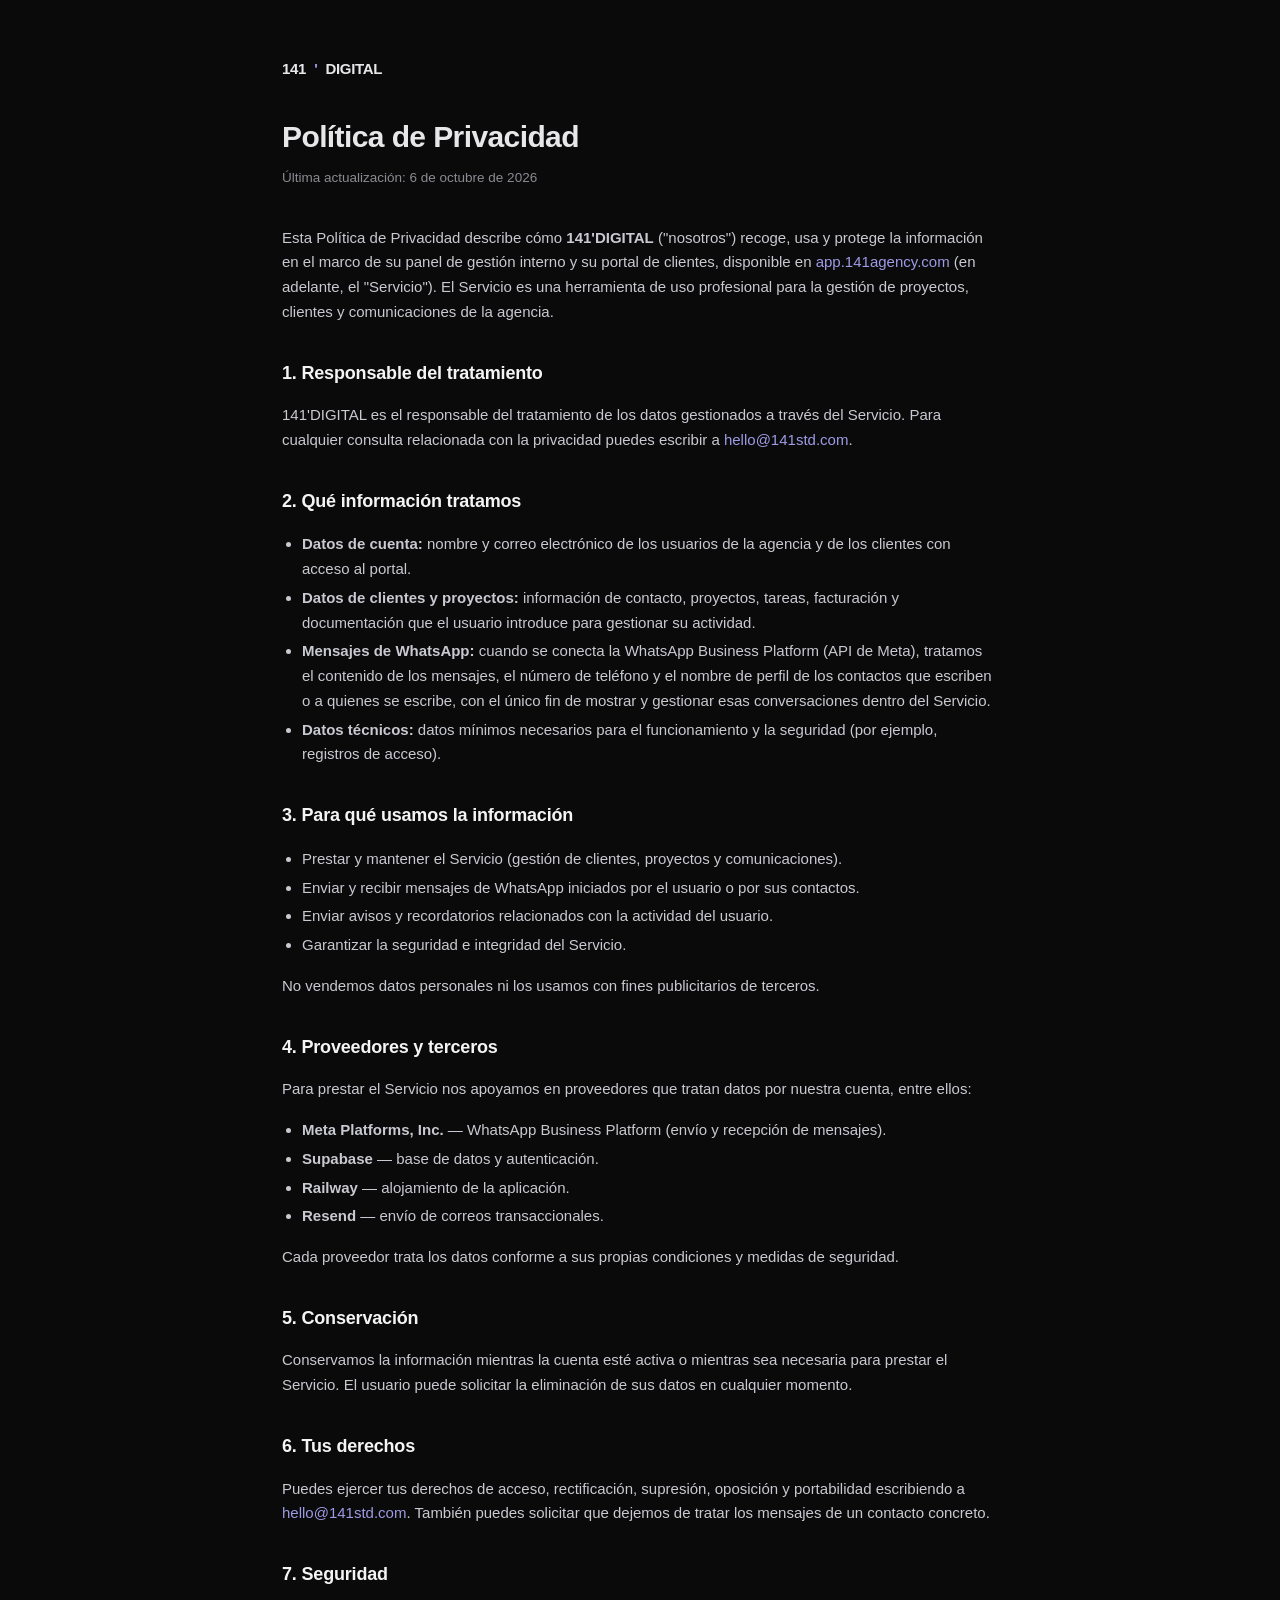
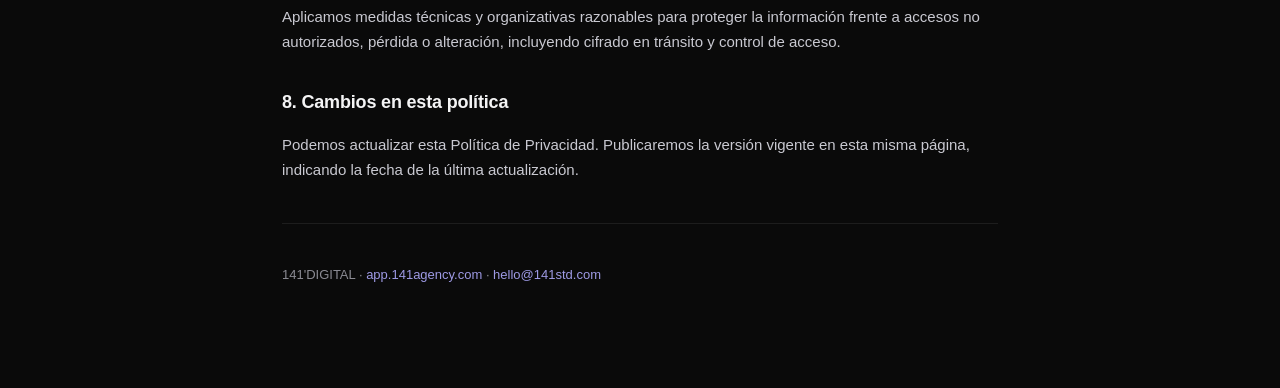
<file: privacy.html>
<!doctype html>
<html lang="es">
<head>
<meta charset="utf-8">
<meta name="viewport" content="width=device-width, initial-scale=1">
<title>Política de Privacidad · 141'DIGITAL</title>
<style>
  :root { color-scheme: dark; }
  * { box-sizing: border-box; }
  body {
    margin: 0; background: #0a0a0a; color: #e7e7ea;
    font-family: -apple-system, BlinkMacSystemFont, "Segoe UI", Roboto, "Helvetica Neue", Arial, sans-serif;
    line-height: 1.65; -webkit-font-smoothing: antialiased;
  }
  .wrap { max-width: 760px; margin: 0 auto; padding: 56px 22px 90px; }
  h1 { font-size: 30px; font-weight: 600; letter-spacing: -0.02em; margin: 0 0 6px; }
  .updated { color: #8b8b93; font-size: 13.5px; margin: 0 0 36px; }
  h2 { font-size: 18px; font-weight: 600; letter-spacing: -0.01em; margin: 34px 0 10px; color: #f4f4f5; }
  p, li { color: #c9c9d1; font-size: 15px; }
  ul { padding-left: 20px; }
  li { margin: 4px 0; }
  a { color: #9e9ae5; text-decoration: none; }
  a:hover { text-decoration: underline; }
  .brand { display: inline-flex; align-items: center; gap: 8px; font-weight: 600; letter-spacing: -0.02em; margin-bottom: 30px; font-size: 15px; }
  .brand .tick { color: #9e9ae5; }
  hr { border: none; border-top: 1px solid rgba(255,255,255,0.08); margin: 40px 0; }
  .muted { color: #8b8b93; font-size: 13px; }
</style>
</head>
<body>
  <div class="wrap">
    <div class="brand">141<span class="tick">'</span>DIGITAL</div>
    <h1>Política de Privacidad</h1>
    <p class="updated">Última actualización: 6 de octubre de 2026</p>

    <p>
      Esta Política de Privacidad describe cómo <strong>141'DIGITAL</strong> ("nosotros")
      recoge, usa y protege la información en el marco de su panel de gestión interno
      y su portal de clientes, disponible en <a href="https://app.141agency.com">app.141agency.com</a>
      (en adelante, el "Servicio"). El Servicio es una herramienta de uso profesional para la
      gestión de proyectos, clientes y comunicaciones de la agencia.
    </p>

    <h2>1. Responsable del tratamiento</h2>
    <p>
      141'DIGITAL es el responsable del tratamiento de los datos gestionados a través del Servicio.
      Para cualquier consulta relacionada con la privacidad puedes escribir a
      <a href="mailto:hello@141std.com">hello@141std.com</a>.
    </p>

    <h2>2. Qué información tratamos</h2>
    <ul>
      <li><strong>Datos de cuenta:</strong> nombre y correo electrónico de los usuarios de la agencia y de los clientes con acceso al portal.</li>
      <li><strong>Datos de clientes y proyectos:</strong> información de contacto, proyectos, tareas, facturación y documentación que el usuario introduce para gestionar su actividad.</li>
      <li><strong>Mensajes de WhatsApp:</strong> cuando se conecta la WhatsApp Business Platform (API de Meta), tratamos el contenido de los mensajes, el número de teléfono y el nombre de perfil de los contactos que escriben o a quienes se escribe, con el único fin de mostrar y gestionar esas conversaciones dentro del Servicio.</li>
      <li><strong>Datos técnicos:</strong> datos mínimos necesarios para el funcionamiento y la seguridad (por ejemplo, registros de acceso).</li>
    </ul>

    <h2>3. Para qué usamos la información</h2>
    <ul>
      <li>Prestar y mantener el Servicio (gestión de clientes, proyectos y comunicaciones).</li>
      <li>Enviar y recibir mensajes de WhatsApp iniciados por el usuario o por sus contactos.</li>
      <li>Enviar avisos y recordatorios relacionados con la actividad del usuario.</li>
      <li>Garantizar la seguridad e integridad del Servicio.</li>
    </ul>
    <p>No vendemos datos personales ni los usamos con fines publicitarios de terceros.</p>

    <h2>4. Proveedores y terceros</h2>
    <p>Para prestar el Servicio nos apoyamos en proveedores que tratan datos por nuestra cuenta, entre ellos:</p>
    <ul>
      <li><strong>Meta Platforms, Inc.</strong> — WhatsApp Business Platform (envío y recepción de mensajes).</li>
      <li><strong>Supabase</strong> — base de datos y autenticación.</li>
      <li><strong>Railway</strong> — alojamiento de la aplicación.</li>
      <li><strong>Resend</strong> — envío de correos transaccionales.</li>
    </ul>
    <p>Cada proveedor trata los datos conforme a sus propias condiciones y medidas de seguridad.</p>

    <h2>5. Conservación</h2>
    <p>
      Conservamos la información mientras la cuenta esté activa o mientras sea necesaria para
      prestar el Servicio. El usuario puede solicitar la eliminación de sus datos en cualquier momento.
    </p>

    <h2>6. Tus derechos</h2>
    <p>
      Puedes ejercer tus derechos de acceso, rectificación, supresión, oposición y portabilidad
      escribiendo a <a href="mailto:hello@141std.com">hello@141std.com</a>. También puedes solicitar
      que dejemos de tratar los mensajes de un contacto concreto.
    </p>

    <h2>7. Seguridad</h2>
    <p>
      Aplicamos medidas técnicas y organizativas razonables para proteger la información frente a
      accesos no autorizados, pérdida o alteración, incluyendo cifrado en tránsito y control de acceso.
    </p>

    <h2>8. Cambios en esta política</h2>
    <p>
      Podemos actualizar esta Política de Privacidad. Publicaremos la versión vigente en esta misma
      página, indicando la fecha de la última actualización.
    </p>

    <hr>
    <p class="muted">
      141'DIGITAL · <a href="https://app.141agency.com">app.141agency.com</a> ·
      <a href="mailto:hello@141std.com">hello@141std.com</a>
    </p>
  </div>
</body>
</html>
</file>
